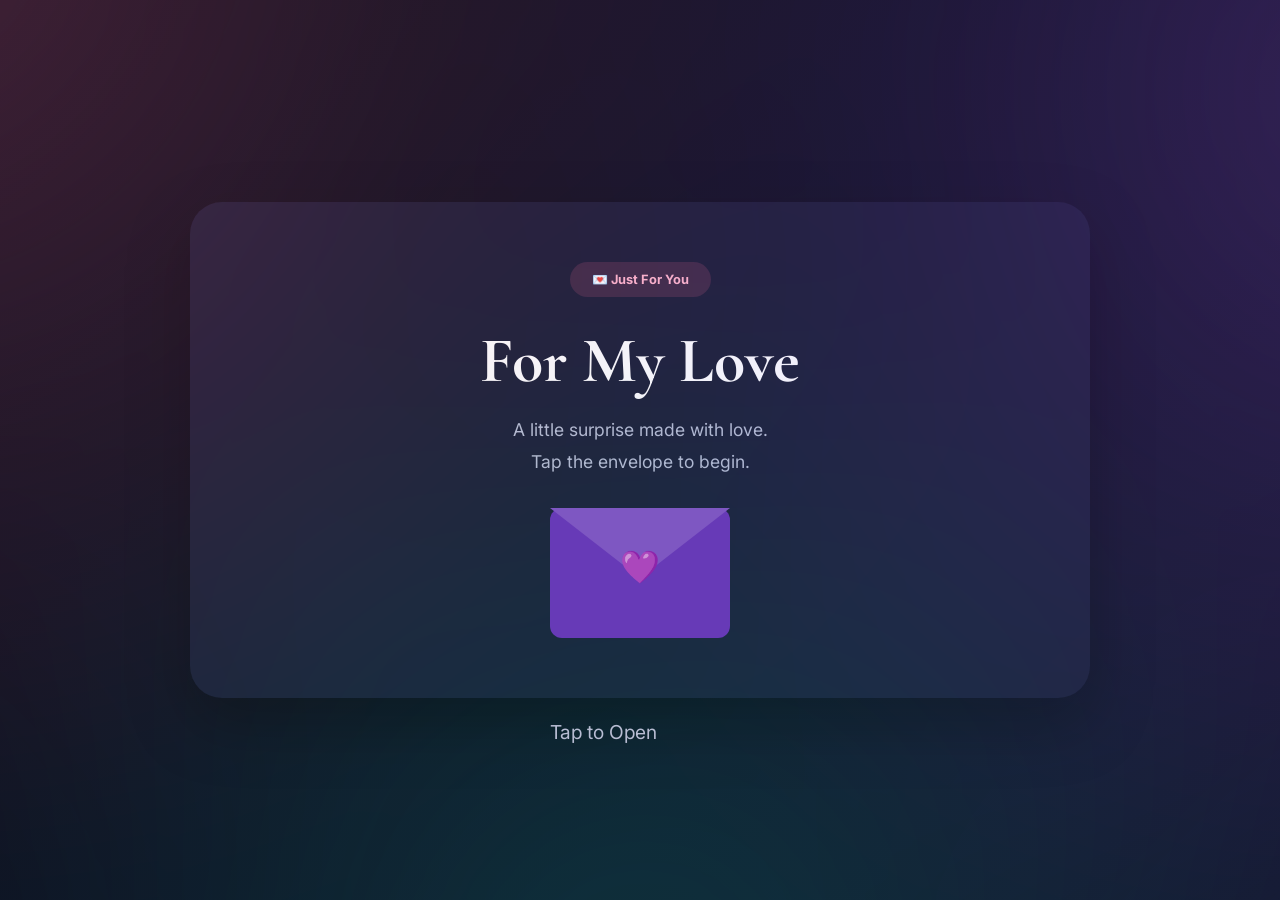
<file: index.html>
<!DOCTYPE html>
<html lang="en">
<head>
<meta charset="UTF-8">
<meta name="viewport" content="width=device-width, initial-scale=1.0">

<title>Birthday Surprise</title>

<link rel="preconnect" href="https://fonts.googleapis.com">
<link rel="preconnect" href="https://fonts.gstatic.com" crossorigin>

<link href="https://fonts.googleapis.com/css2?family=Cormorant+Garamond:wght@500;600;700&family=Inter:wght@400;500;600;700&display=swap" rel="stylesheet">

<link rel="stylesheet" href="new.css">
</head>
<body>



<div class="particles" id="particles"></div>
<div class="aurora"></div>

<div class="app">

    <!-- Screen 1 -->
    <section class="screen active" id="s1">
        <div class="card">
            <span class="badge">💌 Just For You</span>

            <h1>For My Love</h1>

            <p class="sub">
                A little surprise made with love.<br>
                Tap the envelope to begin.
            </p>

            <div class="env-wrap" onclick="openEnv()">
                <div class="env">
                    <div class="env-body"></div>
                    <div class="env-flap" id="flap"></div>
                    <div class="env-heart">💜</div>
                </div>
            </div>

            <div class="tap">Tap to Open</div>
        </div>
    </section>

    <!-- Screen 2 -->
    <section class="screen" id="s2">
        <div class="card">

            <span class="badge amber">🎂 Countdown</span>

            <h1>Your Day Is <em>Coming</em></h1>

            <div class="countdown">

                <div class="time-box">
                    <span id="days">00</span>
                    <small>Days</small>
                </div>

                <div class="time-box">
                    <span id="hours">00</span>
                    <small>Hours</small>
                </div>

                <div class="time-box">
                    <span id="minutes">00</span>
                    <small>Minutes</small>
                </div>

                <div class="time-box">
                    <span id="seconds">00</span>
                    <small>Seconds</small>
                </div>

            </div>

            <button class="btn" onclick="goTo('s3')">
                Read Your Birthday Wish
            </button>

        </div>
    </section>

    <!-- Screen 3 -->
    <section class="screen" id="s3">
        <div class="card">

            <span class="badge teal">💛 Message</span>

            <h1>Happy Birthday <em>My Love</em></h1>

            <div class="wish">

                <p>
                    From the moment you entered my life,
                    every day became brighter and every
                    memory became more meaningful.
                </p>

                <p>
                    Thank you for every smile, every laugh,
                    and every beautiful moment we've shared.
                </p>

                <p>
                    Today is your day, and you deserve
                    all the happiness in the world.
                </p>

                <p class="sign">
                    Happy Birthday ❤️
                </p>

            </div>

            <button class="btn" onclick="goTo('s4')">
                Open Your Surprise 🎁
            </button>

        </div>
    </section>

   <!-- Screen 4 -->
    <section class="screen" id="s4">
        <div class="card">

            <span class="badge purple">✨ Surprise Box</span>

            <h1>Open The Gift</h1>

            <div class="gift-area" onclick="openBox()">
                <div class="gift">
                    <div class="gift-lid" id="giftLid"></div>
                    <div class="gift-body">
                        🎁
                    </div>
                </div>
            </div>

            <!-- Fix: Added an interactive thumbnail/text area that triggers the video link -->
            <div class="video-area" id="videoArea" onclick="goToVideo()">
                <div class="video-placeholder">
                    <span>🎬 Tap here to watch your video surprise!</span>
                </div>
            </div>

            <button class="btn" id="finalBtn" onclick="goTo('s5')">
                Continue
            </button>

        </div>
    </section>
    <!-- Screen 5 -->
    <section class="screen" id="s5">
        <div class="card">

            <div class="cake">🎂</div>

            <h1>Happy Birthday</h1>

            <p class="sub big">
                Today is special because you are special.
                May every dream come true and every day
                bring happiness into your life.
            </p>

            <div class="flowers">
                🌸 🌷 🌹 🌷 🌸
            </div>

            <button class="btn secondary" onclick="restart()">
                Start Again
            </button>

        </div>
    </section>

</div>
<script>
function goToVideo() {
    // This is your unique Google Drive video link
    const videoUrl = "https://drive.google.com/file/d/1--qyO39wSGt7hrMWmpKW9MBSoA915aGi/view?t=5.455";
    
    // Opens the link cleanly in a new window/tab
    window.open(videoUrl, '_blank');
}
</script>

<script src="new.js"></script>
</body>
<script src="new.js"></script>

</body>
</html>
</file>
<file: new.css>
*{
margin:0;
padding:0;
box-sizing:border-box;
}

:root{
--bg:#0d1020;
--card:#171b33;
--primary:#ff6b9d;
--purple:#9f67ff;
--text:#ffffff;
--muted:#b8bdd3;
}


.aurora{
    position:fixed;
    inset:-50%;
    background:
        radial-gradient(circle at 20% 20%, rgba(255,107,157,.25), transparent 40%),
        radial-gradient(circle at 80% 30%, rgba(168,85,247,.25), transparent 40%),
        radial-gradient(circle at 50% 80%, rgba(20,184,166,.2), transparent 40%);
    filter:blur(90px);
    animation:auroraMove 20s ease-in-out infinite;
    pointer-events:none;
}

@keyframes auroraMove{
    0%,100%{
        transform:rotate(0deg) scale(1);
    }
    50%{
        transform:rotate(180deg) scale(1.2);
    }
}


body{
font-family:'Inter',sans-serif;
background:linear-gradient(135deg,#090c18,#11152b);
min-height:100vh;
display:flex;
justify-content:center;
align-items:center;
padding:30px;
overflow:hidden;
}


.heart {
    position: fixed;
    top: -50px;
    font-size: 24px;
    pointer-events: none;
    animation: fall linear forwards;
}

@keyframes fall {
    from {
        transform: translateY(0);
        opacity: 1;
    }
    to {
        transform: translateY(110vh);
        opacity: 0;
    }
}

.app{
width:100%;
max-width:900px;
}

.screen{
display:none;
}

.screen.active{
display:block;
animation:fade .5s ease;
}

@keyframes fade{
from{
opacity:0;
transform:translateY(20px);
}
to{
opacity:1;
transform:translateY(0);
}
}

.button{



display:inline-block;
padding:12px 30px;
border-radius:50px;background:linear-gradient(135deg,#ff6b9d,#9f67ff);
color:rgb(211, 0, 0);
font-size:1rem;
}
.card{
background:var(--card);
border-radius:32px;
padding:60px;
text-align:center;
box-shadow:0 25px 60px rgba(0,0,0,.4);
}

h1{
font-family:'Cormorant Garamond',serif;
font-size:4rem;
font-weight:700;
color:white;
margin-bottom:15px;
}

h1 em{
color:var(--primary);
font-style:italic;
}

.tap{

    font-size:1.2rem;
    color:var(--muted);
    position:absolute;
    left:43%;
    top:80%;


}
.sub{
font-size:1.1rem;
color:var(--muted);
line-height:1.8;
margin-bottom:30px;
}

.badge{
display:inline-block;
padding:10px 22px;
border-radius:100px;
background:rgba(255,107,157,.15);
color:#ffb5cb;
margin-bottom:25px;
font-size:.8rem;
font-weight:700;
}

.env{
width:180px;
height:130px;
margin:auto;
position:relative;
cursor:pointer;
}

.env-body{
width:100%;
height:100%;
background:#673ab7;
border-radius:12px;
}

.env-flap{
position:absolute;
top:0;
width:0;
height:0;
border-left:90px solid transparent;
border-right:90px solid transparent;
border-top:70px solid #7e57c2;
transition:.6s;
}

.env-flap.open{
transform:rotateX(180deg);
}

.env-heart{
position:absolute;
top:45%;
left:50%;
transform:translate(-50%,-50%);
font-size:2rem;
}

.countdown{
display:flex;
justify-content:center;
gap:20px;
flex-wrap:wrap;
margin:40px 0;
}

.time-box{
width:140px;
height:140px;
background:#22284a;
border-radius:24px;
display:flex;
flex-direction:column;
justify-content:center;
align-items:center;
}

.time-box span{
font-size:3rem;
font-weight:700;
color:white;
}

.time-box small{
margin-top:10px;
color:#bbb;
}

.wish{
background:#202646;
padding:35px;
border-radius:20px;
text-align:center;
line-height:2;
color:#d8dbeb;
}

.sign{
margin-top:20px;
color:#ffb5cb;
font-weight:600;
}

.gift{
width:260px;
height:260px;
margin:auto;
position:relative;
cursor:pointer;
}

.gift-body{
width:100%;
height:180px;
position:absolute;
bottom:0;
background:linear-gradient(135deg,#ec4899,#9333ea);
border-radius:12px;
font-size:4rem;
display:flex;
justify-content:center;
align-items:center;
}

.gift-lid{
width:280px;
height:70px;
left:-10px;
top:0;
position:absolute;
background:#f472b6;
border-radius:12px;
transition:.7s;
}

.gift-lid.open{
transform:translateY(-100px) rotate(-15deg);
opacity:0;
}

.video-area {
    width: 100%;
    max-width: 400px;
    margin: 20px auto;
    background: rgba(255, 255, 255, 0.1);
    border: 2px dashed rgba(255, 255, 255, 0.3);
    border-radius: 12px;
    cursor: pointer;
    transition: all 0.3s ease;
}

.video-area:hover {
    background: rgba(255, 255, 255, 0.2);
    transform: scale(1.02);
}

.video-placeholder {
    padding: 30px 20px;
    text-align: center;
    color: #fff;
    font-family: 'Inter', sans-serif;
    font-weight: 500;
}

.btn{
margin-top:30px;
border:none;
padding:15px 35px;
border-radius:50px;
font-size:1rem;
font-weight:600;
cursor:pointer;
background:linear-gradient(135deg,#ff6b9d,#9f67ff);
color:white;
}

.secondary{
background:#2a2f52;
}

.cake{
font-size:5rem;
margin-bottom:20px;
}

.flowers{
font-size:2rem;
margin-top:25px;
}

@media(max-width:768px){

.card{
padding:35px 25px;
}

h1{
font-size:2.8rem;
}

.time-box{
width:100px;
height:100px;
}

.time-box span{
font-size:2rem;
}

.gift{
width:200px;
height:200px;
}
}
</file>
